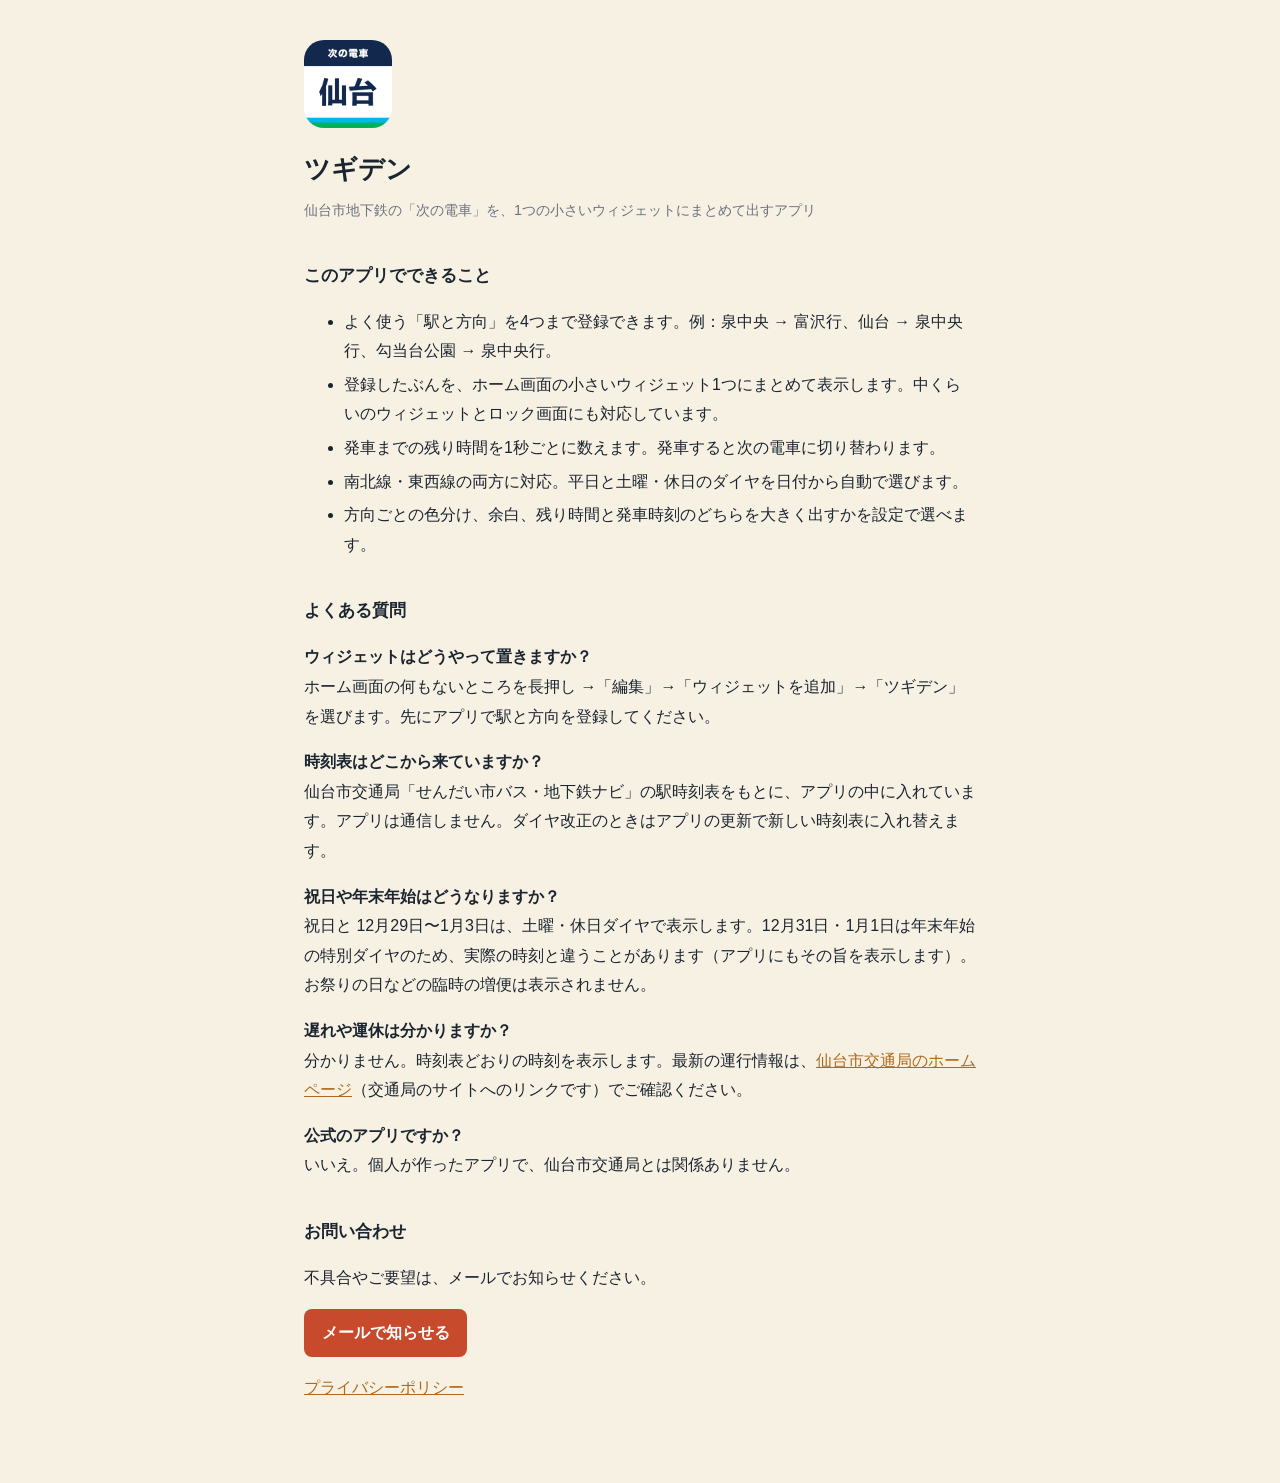
<file: index.html>
<!doctype html>
<html lang="ja">
<head>
<meta charset="utf-8">
<meta name="viewport" content="width=device-width,initial-scale=1">
<title>ツギデン サポート</title>
<link rel="stylesheet" href="style.css">
</head>
<body>

<img class="icon" src="icon.png" alt="ツギデンのアイコン">
<h1>ツギデン</h1>
<p class="sub">仙台市地下鉄の「次の電車」を、1つの小さいウィジェットにまとめて出すアプリ</p>

<h2>このアプリでできること</h2>
<ul>
  <li>よく使う「駅と方向」を4つまで登録できます。例：泉中央 → 富沢行、仙台 → 泉中央行、勾当台公園 → 泉中央行。</li>
  <li>登録したぶんを、ホーム画面の小さいウィジェット1つにまとめて表示します。中くらいのウィジェットとロック画面にも対応しています。</li>
  <li>発車までの残り時間を1秒ごとに数えます。発車すると次の電車に切り替わります。</li>
  <li>南北線・東西線の両方に対応。平日と土曜・休日のダイヤを日付から自動で選びます。</li>
  <li>方向ごとの色分け、余白、残り時間と発車時刻のどちらを大きく出すかを設定で選べます。</li>
</ul>

<h2>よくある質問</h2>
<p><strong>ウィジェットはどうやって置きますか？</strong><br>
ホーム画面の何もないところを長押し →「編集」→「ウィジェットを追加」→「ツギデン」を選びます。先にアプリで駅と方向を登録してください。</p>

<p><strong>時刻表はどこから来ていますか？</strong><br>
仙台市交通局「せんだい市バス・地下鉄ナビ」の駅時刻表をもとに、アプリの中に入れています。アプリは通信しません。ダイヤ改正のときはアプリの更新で新しい時刻表に入れ替えます。</p>

<p><strong>祝日や年末年始はどうなりますか？</strong><br>
祝日と 12月29日〜1月3日は、土曜・休日ダイヤで表示します。12月31日・1月1日は年末年始の特別ダイヤのため、実際の時刻と違うことがあります（アプリにもその旨を表示します）。お祭りの日などの臨時の増便は表示されません。</p>

<p><strong>遅れや運休は分かりますか？</strong><br>
分かりません。時刻表どおりの時刻を表示します。最新の運行情報は、<a href="https://www.kotsu.city.sendai.jp/">仙台市交通局のホームページ</a>（交通局のサイトへのリンクです）でご確認ください。</p>

<p><strong>公式のアプリですか？</strong><br>
いいえ。個人が作ったアプリで、仙台市交通局とは関係ありません。</p>

<h2>お問い合わせ</h2>
<p>不具合やご要望は、メールでお知らせください。</p>
<p><a class="mail" href="mailto:zzzjjj080@gmail.com?subject=ツギデンについて">メールで知らせる</a></p>

<p><a href="privacy.html">プライバシーポリシー</a></p>

</body>
</html>
</file>
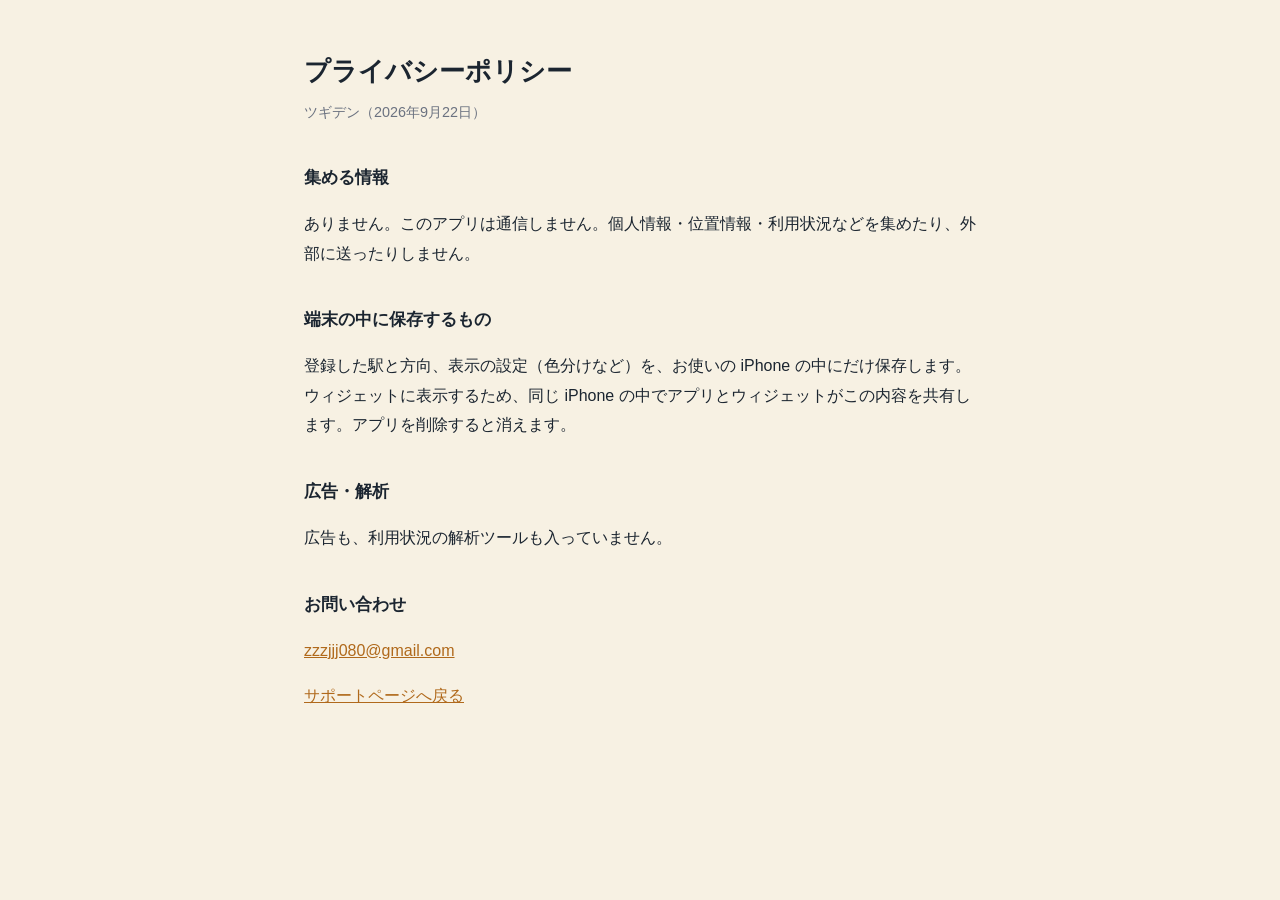
<file: privacy.html>
<!doctype html>
<html lang="ja">
<head>
<meta charset="utf-8">
<meta name="viewport" content="width=device-width,initial-scale=1">
<title>ツギデン プライバシーポリシー</title>
<link rel="stylesheet" href="style.css">
</head>
<body>

<h1>プライバシーポリシー</h1>
<p class="sub">ツギデン（2026年9月22日）</p>

<h2>集める情報</h2>
<p>ありません。このアプリは通信しません。個人情報・位置情報・利用状況などを集めたり、外部に送ったりしません。</p>

<h2>端末の中に保存するもの</h2>
<p>登録した駅と方向、表示の設定（色分けなど）を、お使いの iPhone の中にだけ保存します。ウィジェットに表示するため、同じ iPhone の中でアプリとウィジェットがこの内容を共有します。アプリを削除すると消えます。</p>

<h2>広告・解析</h2>
<p>広告も、利用状況の解析ツールも入っていません。</p>

<h2>お問い合わせ</h2>
<p><a href="mailto:zzzjjj080@gmail.com?subject=ツギデンについて">zzzjjj080@gmail.com</a></p>

<p><a href="index.html">サポートページへ戻る</a></p>

</body>
</html>
</file>
<file: style.css>
:root { color-scheme: light dark; }
body {
  max-width: 42rem; margin: 0 auto; padding: 2.5rem 1.25rem 4rem;
  font-family: -apple-system, BlinkMacSystemFont, "Hiragino Sans", "Yu Gothic UI", sans-serif;
  line-height: 1.85; color: #1b2530; background: #f7f1e3;
}
@media (prefers-color-scheme: dark) { body { color: #eceae3; background: #111a2b; } a { color: #e3a93a; } }
h1 { font-size: 1.6rem; margin: .5rem 0 .25rem; }
h2 { font-size: 1.05rem; margin-top: 2.25rem; }
.updated, .sub { color: #6b7280; font-size: .9rem; margin-top: 0; }
a { color: #b0691b; }
.icon { width: 88px; height: 88px; border-radius: 20px; }
.mail { display: inline-block; padding: .6rem 1.1rem; border-radius: 8px; background: #c64a2b; color: #fff; text-decoration: none; font-weight: 700; }
li { margin: .25rem 0; }
</file>
